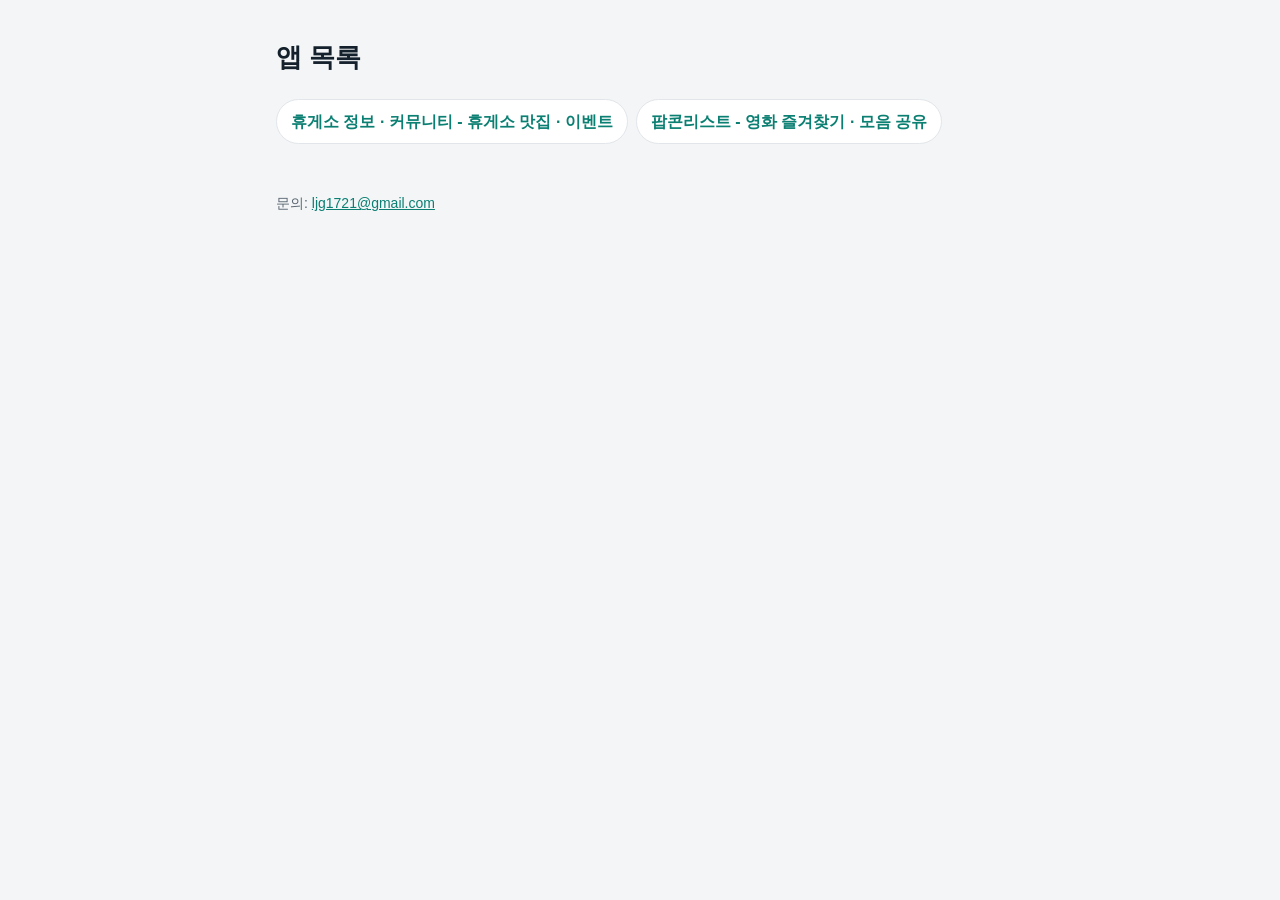
<file: index.html>
<!doctype html>
<html lang="ko">
<head>
<meta charset="utf-8">
<meta name="viewport" content="width=device-width, initial-scale=1">
<title>LJG1721 앱</title>
<link rel="stylesheet" href="restareafood/style.css">
</head>
<body>
<div class="wrap">
  <header>
    <h1>앱 목록</h1>
  </header>
  <nav class="links">
    <a href="restareafood/">휴게소 정보 · 커뮤니티 - 휴게소 맛집 · 이벤트</a>
    <a href="popcornlist/">팝콘리스트 - 영화 즐겨찾기 · 모음 공유</a>
  </nav>
  <footer>문의: <a href="mailto:ljg1721@gmail.com">ljg1721@gmail.com</a></footer>
</div>
</body>
</html>
</file>
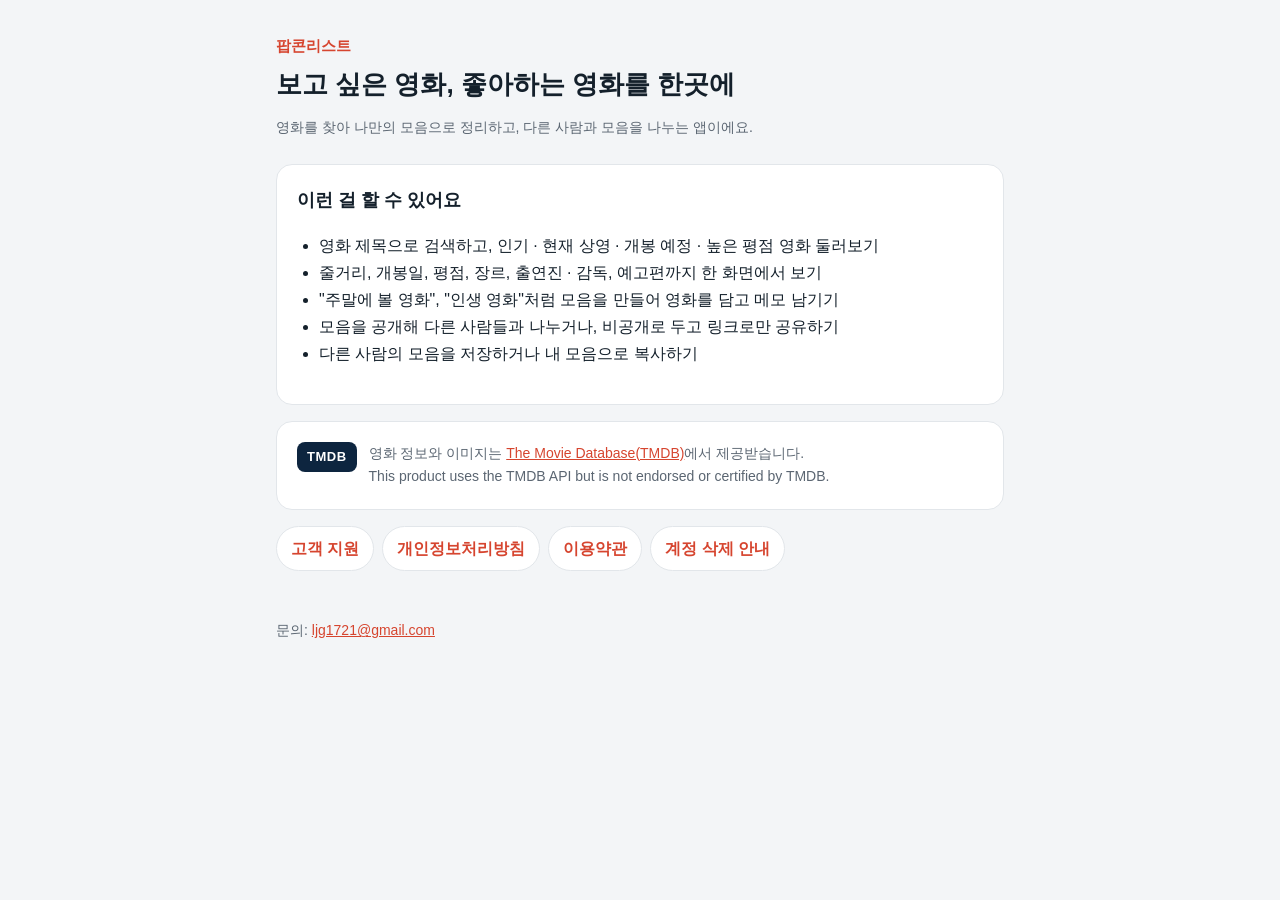
<file: popcornlist/index.html>
<!doctype html>
<html lang="ko">
<head>
<meta charset="utf-8">
<meta name="viewport" content="width=device-width, initial-scale=1">
<title>팝콘리스트 - 영화 즐겨찾기 · 모음 공유</title>
<meta name="description" content="보고 싶은 영화, 좋아하는 영화를 모음으로 정리하고 친구와 나누는 앱, 팝콘리스트">
<link rel="stylesheet" href="style.css">
</head>
<body>
<div class="wrap">
  <header>
    <a class="brand" href="./">팝콘리스트</a>
    <h1>보고 싶은 영화, 좋아하는 영화를 한곳에</h1>
    <p class="muted">영화를 찾아 나만의 모음으로 정리하고, 다른 사람과 모음을 나누는 앱이에요.</p>
  </header>

  <div class="card">
    <h2 style="margin-top:0">이런 걸 할 수 있어요</h2>
    <ul>
      <li>영화 제목으로 검색하고, 인기 · 현재 상영 · 개봉 예정 · 높은 평점 영화 둘러보기</li>
      <li>줄거리, 개봉일, 평점, 장르, 출연진 · 감독, 예고편까지 한 화면에서 보기</li>
      <li>"주말에 볼 영화", "인생 영화"처럼 모음을 만들어 영화를 담고 메모 남기기</li>
      <li>모음을 공개해 다른 사람들과 나누거나, 비공개로 두고 링크로만 공유하기</li>
      <li>다른 사람의 모음을 저장하거나 내 모음으로 복사하기</li>
    </ul>
  </div>

  <div class="card credit">
    <span class="badge">TMDB</span>
    <p class="muted" style="margin:0">영화 정보와 이미지는 <a href="https://www.themoviedb.org/">The Movie Database(TMDB)</a>에서 제공받습니다.<br>
    This product uses the TMDB API but is not endorsed or certified by TMDB.</p>
  </div>

  <nav class="links">
    <a href="support.html">고객 지원</a>
    <a href="privacy.html">개인정보처리방침</a>
    <a href="terms.html">이용약관</a>
    <a href="delete-account.html">계정 삭제 안내</a>
  </nav>

  <footer>
    문의: <a href="mailto:ljg1721@gmail.com">ljg1721@gmail.com</a>
  </footer>
</div>
</body>
</html>
</file>
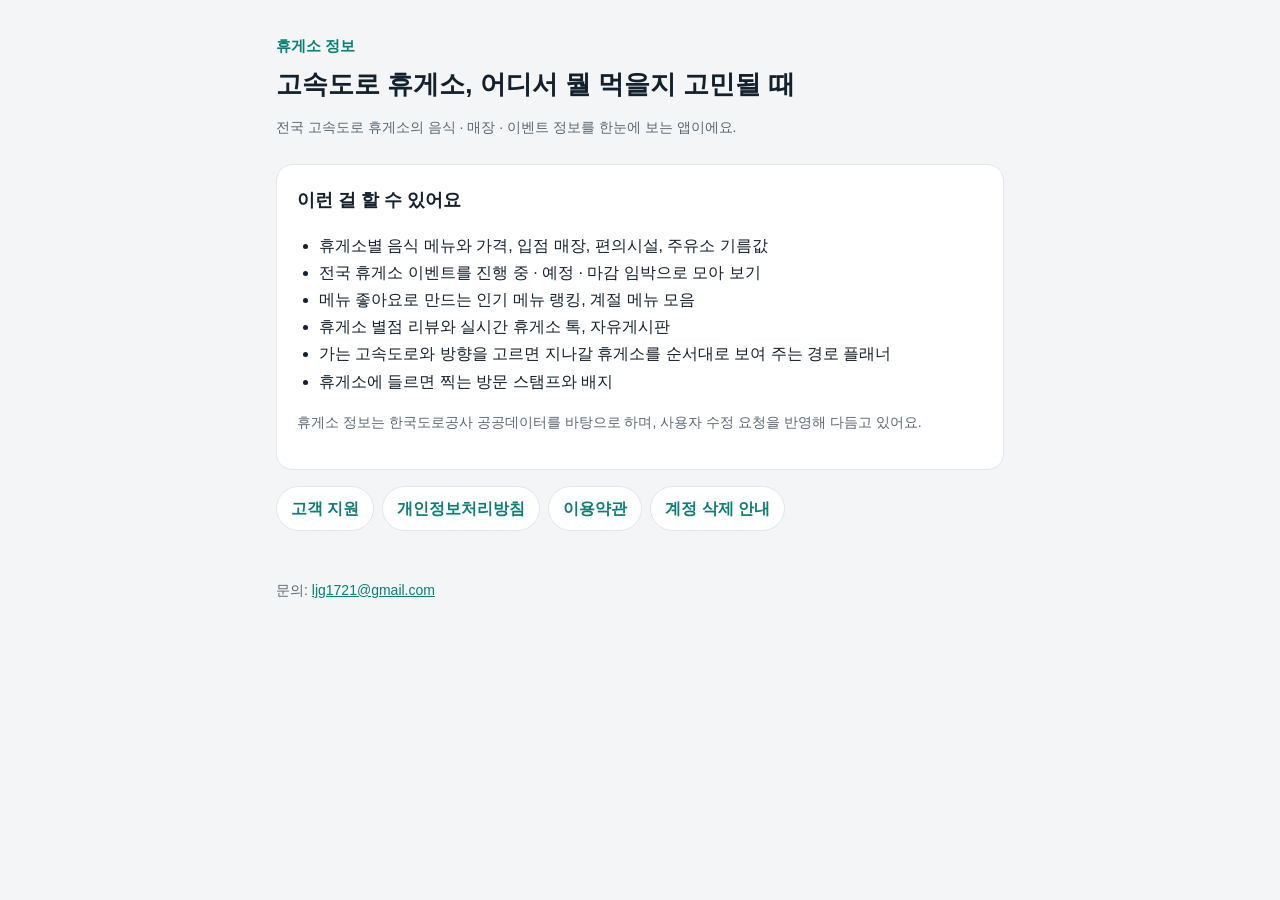
<file: restareafood/index.html>
<!doctype html>
<html lang="ko">
<head>
<meta charset="utf-8">
<meta name="viewport" content="width=device-width, initial-scale=1">
<title>휴게소 정보 · 커뮤니티 - 휴게소 맛집 · 이벤트</title>
<meta name="description" content="전국 고속도로 휴게소의 음식 · 매장 · 이벤트 정보를 한눈에 보는 앱, 휴게소 정보">
<link rel="stylesheet" href="style.css">
</head>
<body>
<div class="wrap">
  <header>
    <a class="brand" href="./">휴게소 정보</a>
    <h1>고속도로 휴게소, 어디서 뭘 먹을지 고민될 때</h1>
    <p class="muted">전국 고속도로 휴게소의 음식 · 매장 · 이벤트 정보를 한눈에 보는 앱이에요.</p>
  </header>

  <div class="card">
    <h2 style="margin-top:0">이런 걸 할 수 있어요</h2>
    <ul>
      <li>휴게소별 음식 메뉴와 가격, 입점 매장, 편의시설, 주유소 기름값</li>
      <li>전국 휴게소 이벤트를 진행 중 · 예정 · 마감 임박으로 모아 보기</li>
      <li>메뉴 좋아요로 만드는 인기 메뉴 랭킹, 계절 메뉴 모음</li>
      <li>휴게소 별점 리뷰와 실시간 휴게소 톡, 자유게시판</li>
      <li>가는 고속도로와 방향을 고르면 지나갈 휴게소를 순서대로 보여 주는 경로 플래너</li>
      <li>휴게소에 들르면 찍는 방문 스탬프와 배지</li>
    </ul>
    <p class="muted">휴게소 정보는 한국도로공사 공공데이터를 바탕으로 하며, 사용자 수정 요청을 반영해 다듬고 있어요.</p>
  </div>

  <nav class="links">
    <a href="support.html">고객 지원</a>
    <a href="privacy.html">개인정보처리방침</a>
    <a href="terms.html">이용약관</a>
    <a href="delete-account.html">계정 삭제 안내</a>
  </nav>

  <footer>
    문의: <a href="mailto:ljg1721@gmail.com">ljg1721@gmail.com</a>
  </footer>
</div>
</body>
</html>
</file>
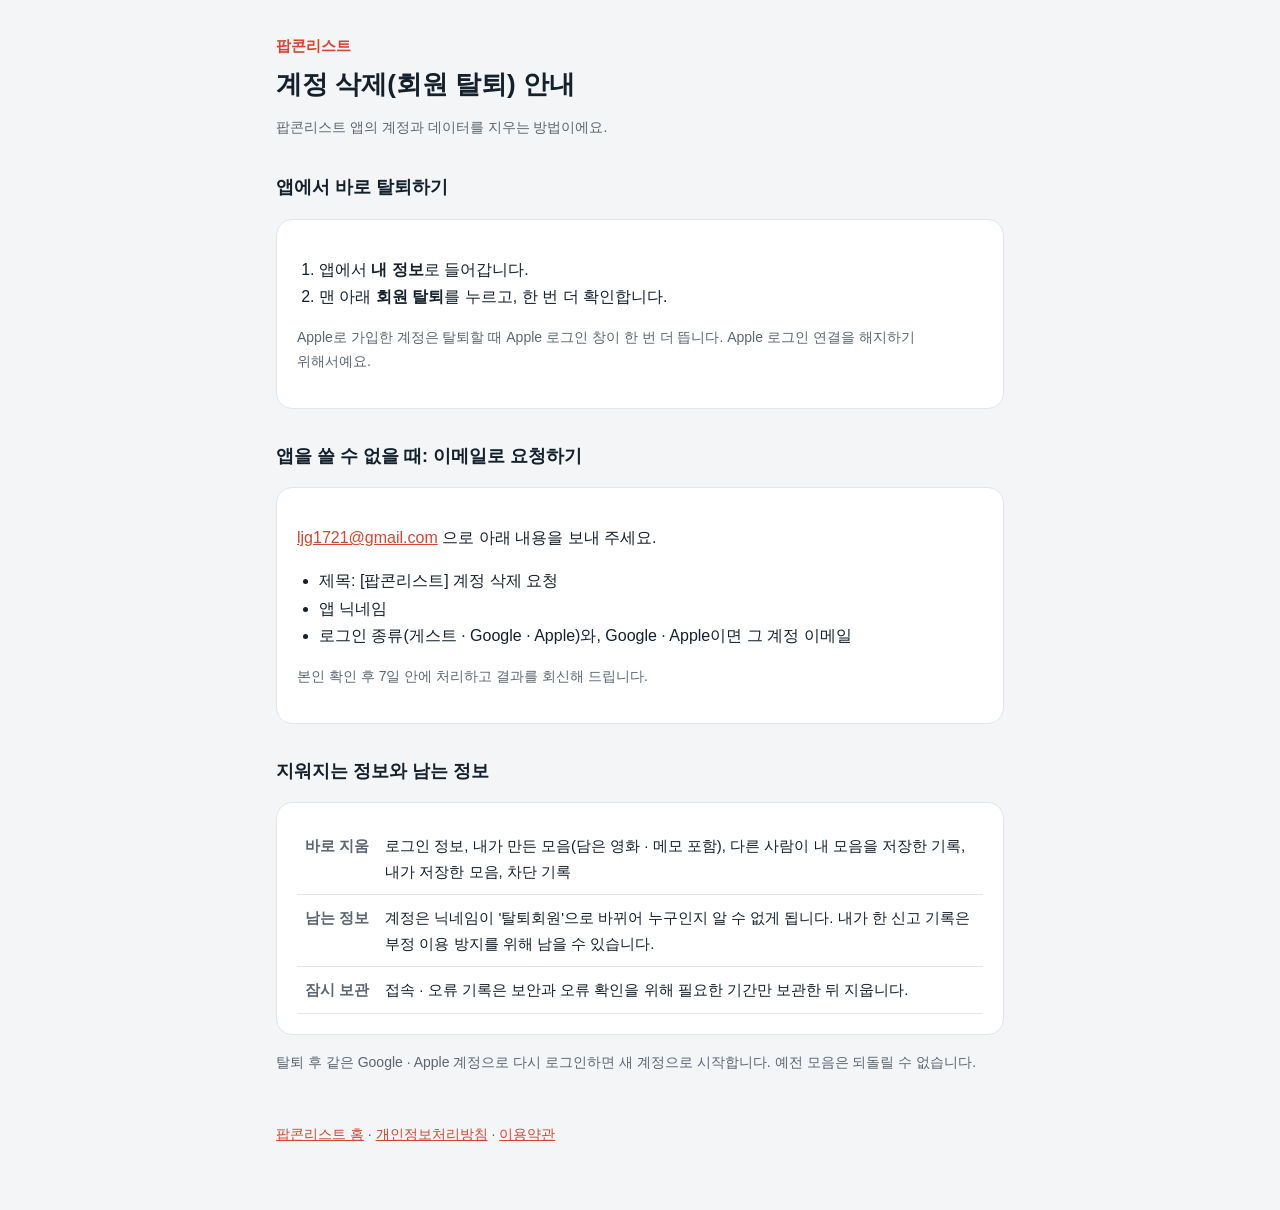
<file: popcornlist/delete-account.html>
<!doctype html>
<html lang="ko">
<head>
<meta charset="utf-8">
<meta name="viewport" content="width=device-width, initial-scale=1">
<title>계정 삭제 안내 - 팝콘리스트</title>
<link rel="stylesheet" href="style.css">
</head>
<body>
<div class="wrap">
  <header>
    <a class="brand" href="./">팝콘리스트</a>
    <h1>계정 삭제(회원 탈퇴) 안내</h1>
    <p class="muted">팝콘리스트 앱의 계정과 데이터를 지우는 방법이에요.</p>
  </header>

  <h2>앱에서 바로 탈퇴하기</h2>
  <div class="card">
    <ol>
      <li>앱에서 <strong>내 정보</strong>로 들어갑니다.</li>
      <li>맨 아래 <strong>회원 탈퇴</strong>를 누르고, 한 번 더 확인합니다.</li>
    </ol>
    <p class="muted">Apple로 가입한 계정은 탈퇴할 때 Apple 로그인 창이 한 번 더 뜹니다. Apple 로그인 연결을 해지하기 위해서예요.</p>
  </div>

  <h2>앱을 쓸 수 없을 때: 이메일로 요청하기</h2>
  <div class="card">
    <p><a href="mailto:ljg1721@gmail.com?subject=%5B%ED%8C%9D%EC%BD%98%EB%A6%AC%EC%8A%A4%ED%8A%B8%5D%20%EA%B3%84%EC%A0%95%20%EC%82%AD%EC%A0%9C%20%EC%9A%94%EC%B2%AD">ljg1721@gmail.com</a> 으로 아래 내용을 보내 주세요.</p>
    <ul>
      <li>제목: [팝콘리스트] 계정 삭제 요청</li>
      <li>앱 닉네임</li>
      <li>로그인 종류(게스트 · Google · Apple)와, Google · Apple이면 그 계정 이메일</li>
    </ul>
    <p class="muted">본인 확인 후 7일 안에 처리하고 결과를 회신해 드립니다.</p>
  </div>

  <h2>지워지는 정보와 남는 정보</h2>
  <div class="card">
    <table>
      <tr><th>바로 지움</th><td>로그인 정보, 내가 만든 모음(담은 영화 · 메모 포함), 다른 사람이 내 모음을 저장한 기록, 내가 저장한 모음, 차단 기록</td></tr>
      <tr><th>남는 정보</th><td>계정은 닉네임이 '탈퇴회원'으로 바뀌어 누구인지 알 수 없게 됩니다. 내가 한 신고 기록은 부정 이용 방지를 위해 남을 수 있습니다.</td></tr>
      <tr><th>잠시 보관</th><td>접속 · 오류 기록은 보안과 오류 확인을 위해 필요한 기간만 보관한 뒤 지웁니다.</td></tr>
    </table>
  </div>
  <p class="muted">탈퇴 후 같은 Google · Apple 계정으로 다시 로그인하면 새 계정으로 시작합니다. 예전 모음은 되돌릴 수 없습니다.</p>

  <footer><a href="./">팝콘리스트 홈</a> · <a href="privacy.html">개인정보처리방침</a> · <a href="terms.html">이용약관</a></footer>
</div>
</body>
</html>
</file>
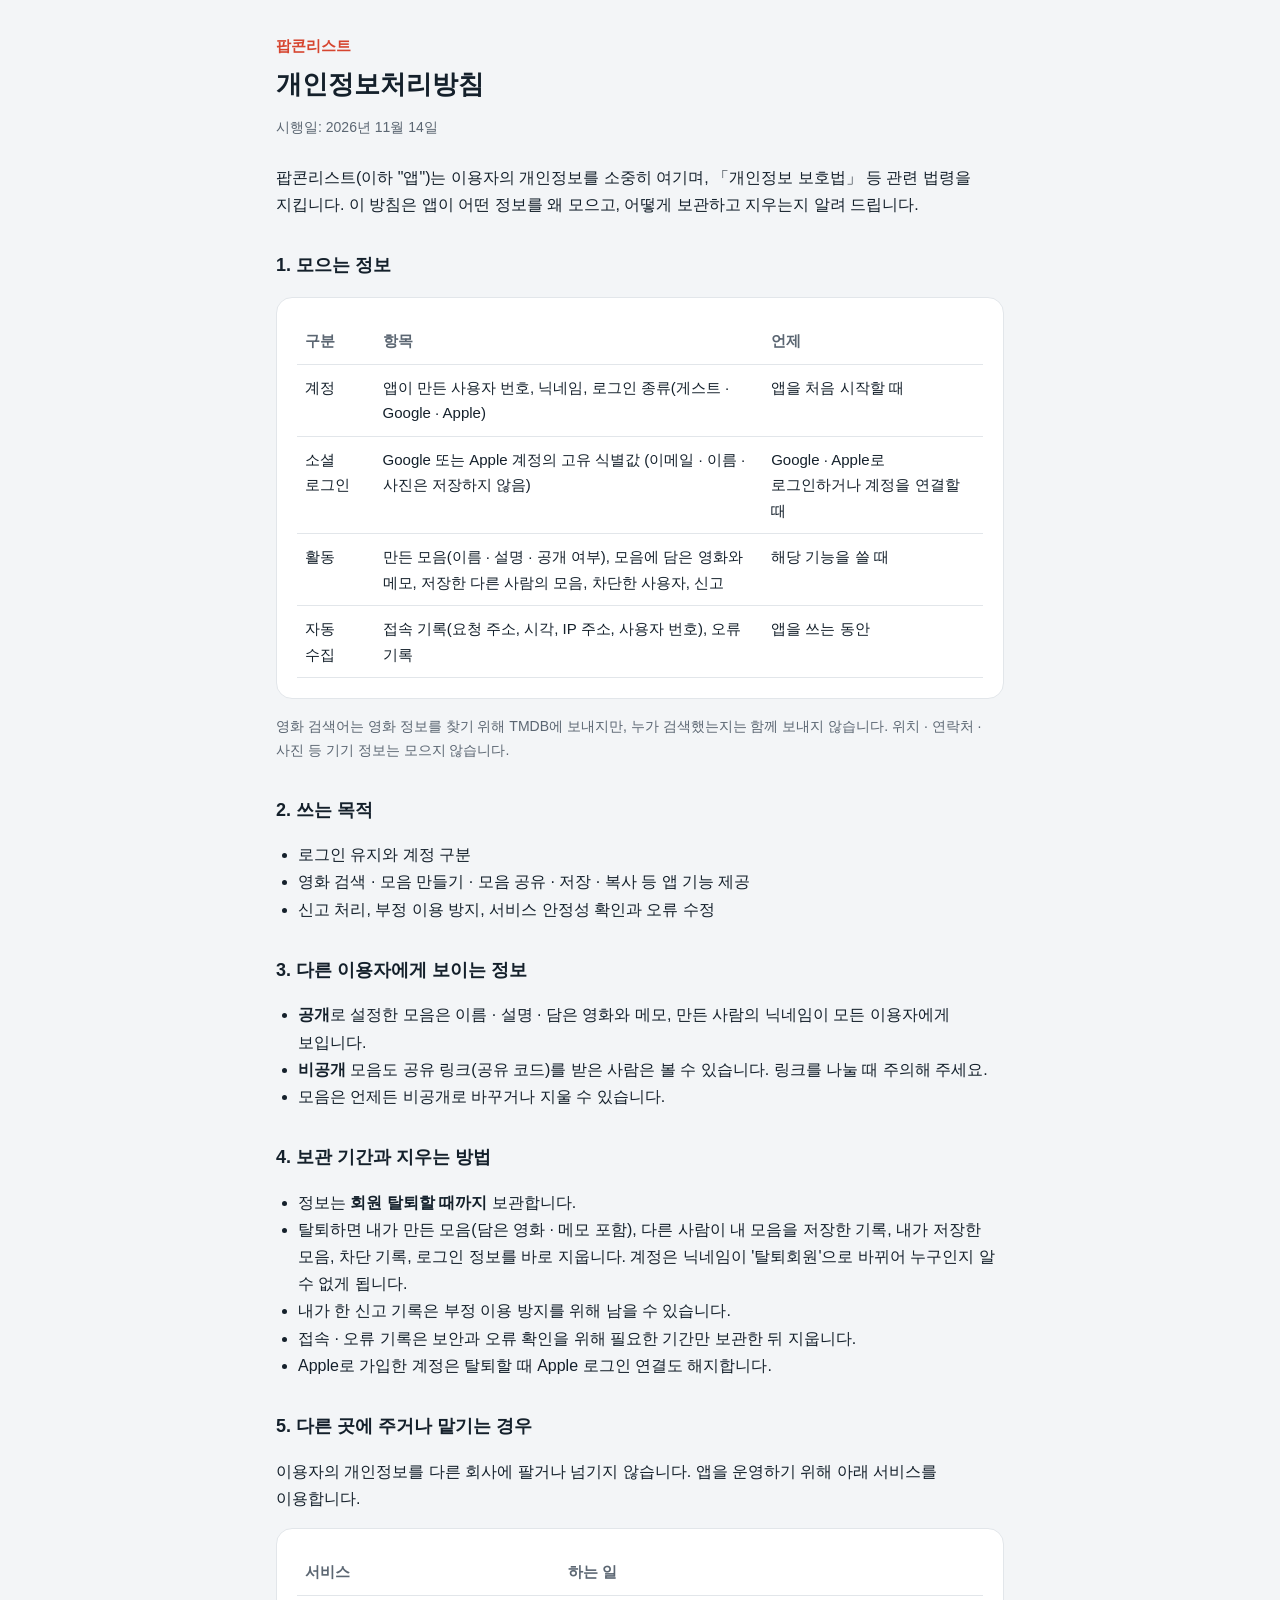
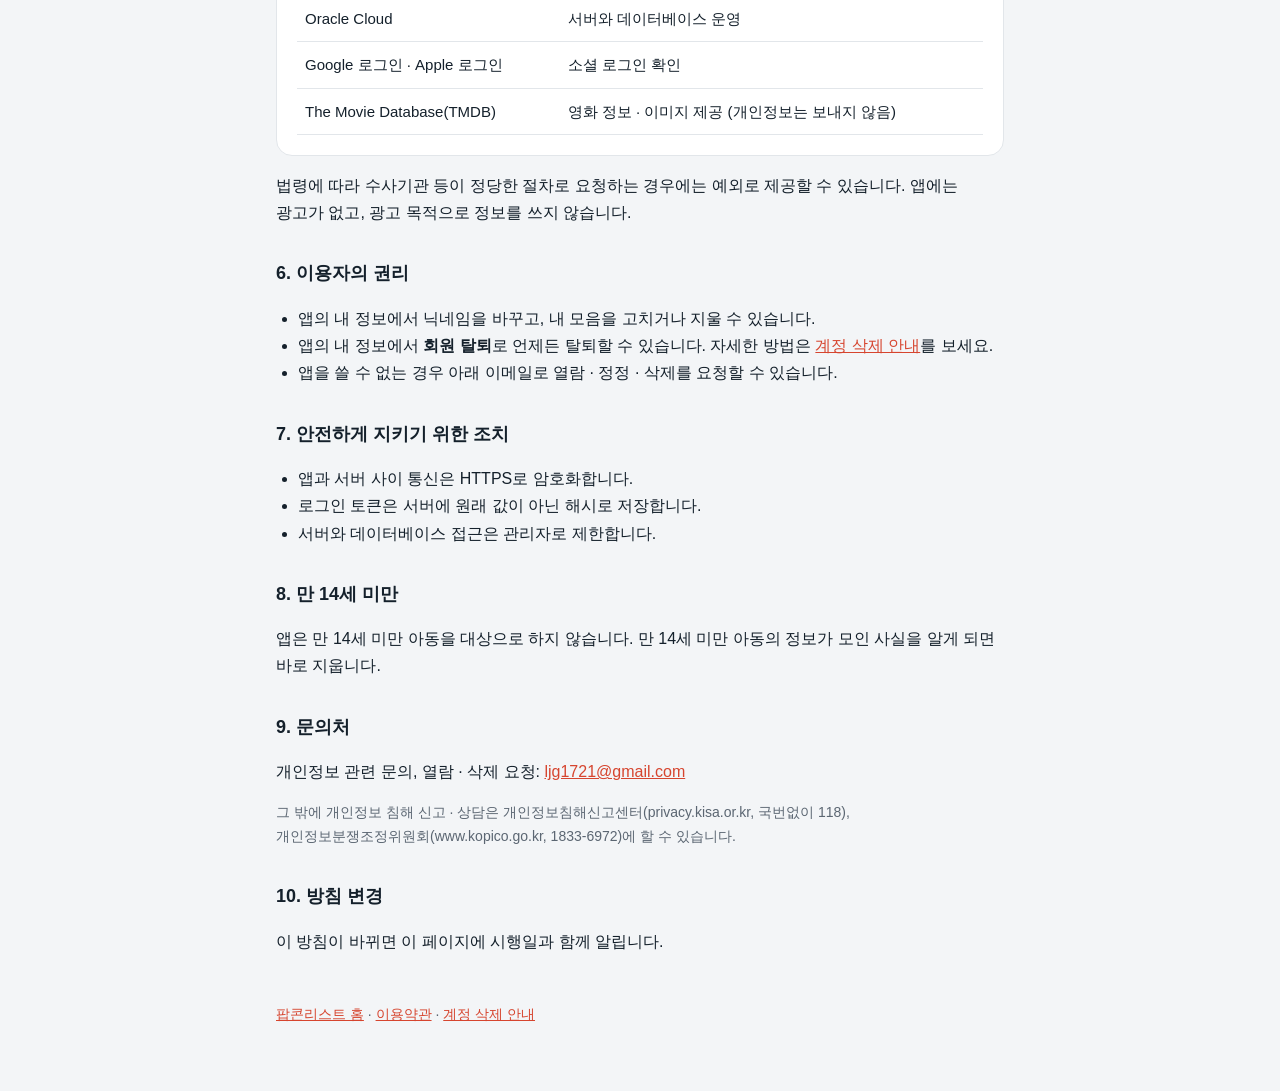
<file: popcornlist/privacy.html>
<!doctype html>
<html lang="ko">
<head>
<meta charset="utf-8">
<meta name="viewport" content="width=device-width, initial-scale=1">
<title>개인정보처리방침 - 팝콘리스트</title>
<link rel="stylesheet" href="style.css">
</head>
<body>
<div class="wrap">
  <header>
    <a class="brand" href="./">팝콘리스트</a>
    <h1>개인정보처리방침</h1>
    <p class="muted">시행일: 2026년 11월 14일</p>
  </header>

  <p>팝콘리스트(이하 "앱")는 이용자의 개인정보를 소중히 여기며, 「개인정보 보호법」 등 관련 법령을 지킵니다. 이 방침은 앱이 어떤 정보를 왜 모으고, 어떻게 보관하고 지우는지 알려 드립니다.</p>

  <h2>1. 모으는 정보</h2>
  <div class="card">
    <table>
      <tr><th>구분</th><th>항목</th><th>언제</th></tr>
      <tr><td>계정</td><td>앱이 만든 사용자 번호, 닉네임, 로그인 종류(게스트 · Google · Apple)</td><td>앱을 처음 시작할 때</td></tr>
      <tr><td>소셜 로그인</td><td>Google 또는 Apple 계정의 고유 식별값 (이메일 · 이름 · 사진은 저장하지 않음)</td><td>Google · Apple로 로그인하거나 계정을 연결할 때</td></tr>
      <tr><td>활동</td><td>만든 모음(이름 · 설명 · 공개 여부), 모음에 담은 영화와 메모, 저장한 다른 사람의 모음, 차단한 사용자, 신고</td><td>해당 기능을 쓸 때</td></tr>
      <tr><td>자동 수집</td><td>접속 기록(요청 주소, 시각, IP 주소, 사용자 번호), 오류 기록</td><td>앱을 쓰는 동안</td></tr>
    </table>
  </div>
  <p class="muted">영화 검색어는 영화 정보를 찾기 위해 TMDB에 보내지만, 누가 검색했는지는 함께 보내지 않습니다. 위치 · 연락처 · 사진 등 기기 정보는 모으지 않습니다.</p>

  <h2>2. 쓰는 목적</h2>
  <ul>
    <li>로그인 유지와 계정 구분</li>
    <li>영화 검색 · 모음 만들기 · 모음 공유 · 저장 · 복사 등 앱 기능 제공</li>
    <li>신고 처리, 부정 이용 방지, 서비스 안정성 확인과 오류 수정</li>
  </ul>

  <h2>3. 다른 이용자에게 보이는 정보</h2>
  <ul>
    <li><strong>공개</strong>로 설정한 모음은 이름 · 설명 · 담은 영화와 메모, 만든 사람의 닉네임이 모든 이용자에게 보입니다.</li>
    <li><strong>비공개</strong> 모음도 공유 링크(공유 코드)를 받은 사람은 볼 수 있습니다. 링크를 나눌 때 주의해 주세요.</li>
    <li>모음은 언제든 비공개로 바꾸거나 지울 수 있습니다.</li>
  </ul>

  <h2>4. 보관 기간과 지우는 방법</h2>
  <ul>
    <li>정보는 <strong>회원 탈퇴할 때까지</strong> 보관합니다.</li>
    <li>탈퇴하면 내가 만든 모음(담은 영화 · 메모 포함), 다른 사람이 내 모음을 저장한 기록, 내가 저장한 모음, 차단 기록, 로그인 정보를 바로 지웁니다. 계정은 닉네임이 '탈퇴회원'으로 바뀌어 누구인지 알 수 없게 됩니다.</li>
    <li>내가 한 신고 기록은 부정 이용 방지를 위해 남을 수 있습니다.</li>
    <li>접속 · 오류 기록은 보안과 오류 확인을 위해 필요한 기간만 보관한 뒤 지웁니다.</li>
    <li>Apple로 가입한 계정은 탈퇴할 때 Apple 로그인 연결도 해지합니다.</li>
  </ul>

  <h2>5. 다른 곳에 주거나 맡기는 경우</h2>
  <p>이용자의 개인정보를 다른 회사에 팔거나 넘기지 않습니다. 앱을 운영하기 위해 아래 서비스를 이용합니다.</p>
  <div class="card">
    <table>
      <tr><th>서비스</th><th>하는 일</th></tr>
      <tr><td>Oracle Cloud</td><td>서버와 데이터베이스 운영</td></tr>
      <tr><td>Google 로그인 · Apple 로그인</td><td>소셜 로그인 확인</td></tr>
      <tr><td>The Movie Database(TMDB)</td><td>영화 정보 · 이미지 제공 (개인정보는 보내지 않음)</td></tr>
    </table>
  </div>
  <p>법령에 따라 수사기관 등이 정당한 절차로 요청하는 경우에는 예외로 제공할 수 있습니다. 앱에는 광고가 없고, 광고 목적으로 정보를 쓰지 않습니다.</p>

  <h2>6. 이용자의 권리</h2>
  <ul>
    <li>앱의 내 정보에서 닉네임을 바꾸고, 내 모음을 고치거나 지울 수 있습니다.</li>
    <li>앱의 내 정보에서 <strong>회원 탈퇴</strong>로 언제든 탈퇴할 수 있습니다. 자세한 방법은 <a href="delete-account.html">계정 삭제 안내</a>를 보세요.</li>
    <li>앱을 쓸 수 없는 경우 아래 이메일로 열람 · 정정 · 삭제를 요청할 수 있습니다.</li>
  </ul>

  <h2>7. 안전하게 지키기 위한 조치</h2>
  <ul>
    <li>앱과 서버 사이 통신은 HTTPS로 암호화합니다.</li>
    <li>로그인 토큰은 서버에 원래 값이 아닌 해시로 저장합니다.</li>
    <li>서버와 데이터베이스 접근은 관리자로 제한합니다.</li>
  </ul>

  <h2>8. 만 14세 미만</h2>
  <p>앱은 만 14세 미만 아동을 대상으로 하지 않습니다. 만 14세 미만 아동의 정보가 모인 사실을 알게 되면 바로 지웁니다.</p>

  <h2>9. 문의처</h2>
  <p>개인정보 관련 문의, 열람 · 삭제 요청: <a href="mailto:ljg1721@gmail.com">ljg1721@gmail.com</a></p>
  <p class="muted">그 밖에 개인정보 침해 신고 · 상담은 개인정보침해신고센터(privacy.kisa.or.kr, 국번없이 118), 개인정보분쟁조정위원회(www.kopico.go.kr, 1833-6972)에 할 수 있습니다.</p>

  <h2>10. 방침 변경</h2>
  <p>이 방침이 바뀌면 이 페이지에 시행일과 함께 알립니다.</p>

  <footer><a href="./">팝콘리스트 홈</a> · <a href="terms.html">이용약관</a> · <a href="delete-account.html">계정 삭제 안내</a></footer>
</div>
</body>
</html>
</file>
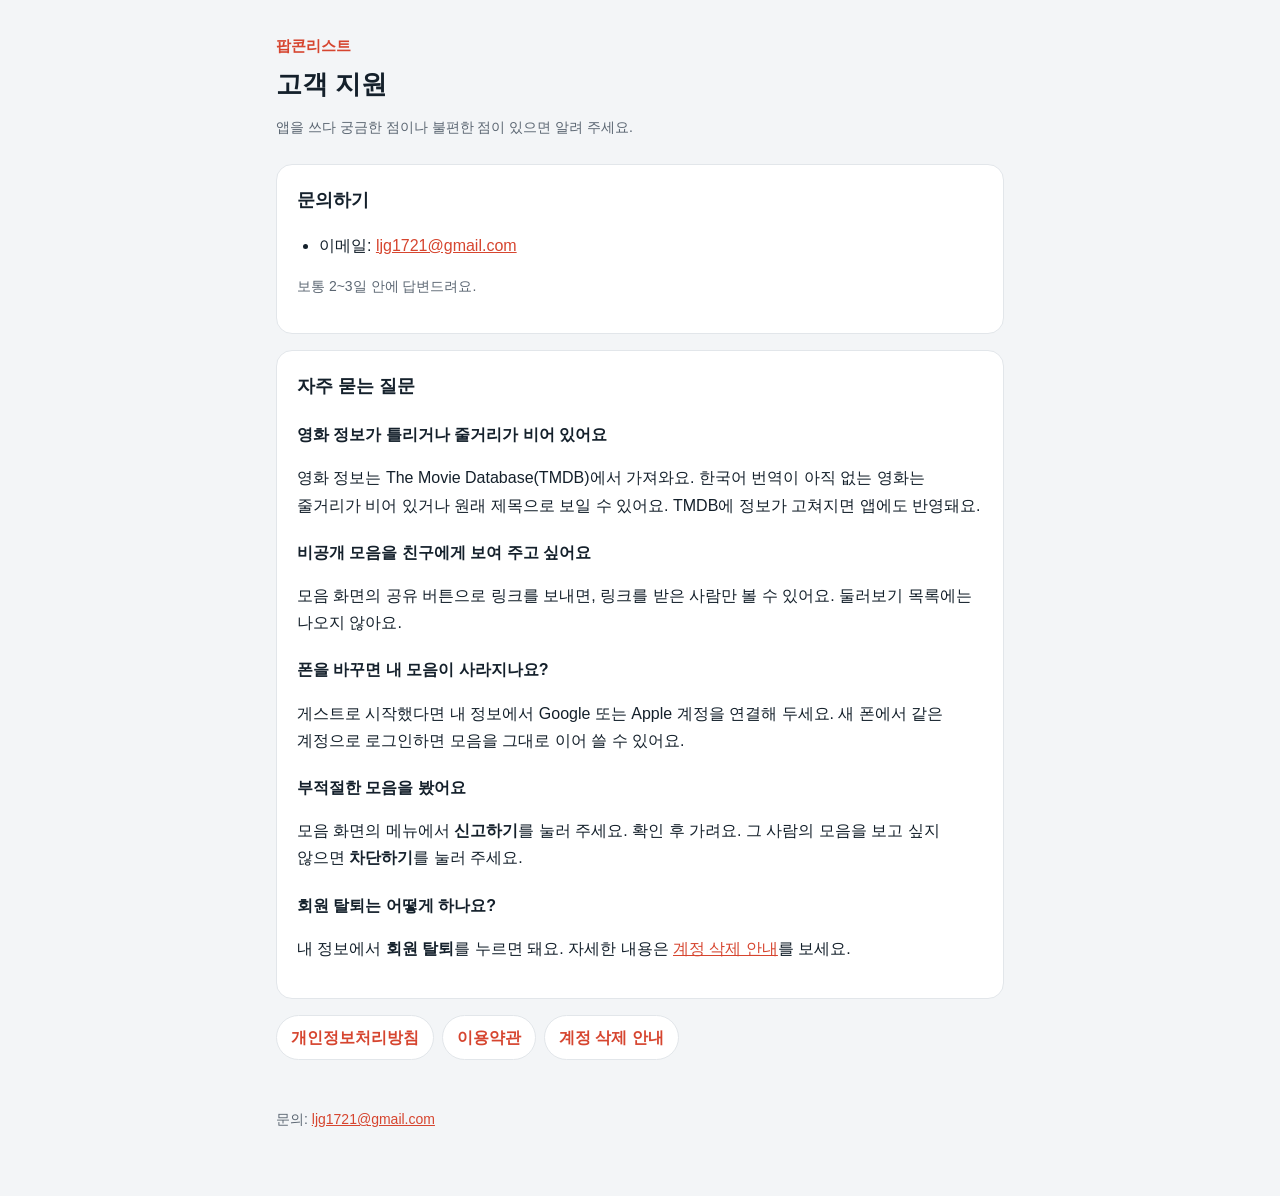
<file: popcornlist/support.html>
<!doctype html>
<html lang="ko">
<head>
<meta charset="utf-8">
<meta name="viewport" content="width=device-width, initial-scale=1">
<title>고객 지원 - 팝콘리스트</title>
<meta name="description" content="팝콘리스트 앱 고객 지원 · 자주 묻는 질문 · 문의하기">
<link rel="stylesheet" href="style.css">
</head>
<body>
<div class="wrap">
  <header>
    <a class="brand" href="./">팝콘리스트</a>
    <h1>고객 지원</h1>
    <p class="muted">앱을 쓰다 궁금한 점이나 불편한 점이 있으면 알려 주세요.</p>
  </header>

  <div class="card">
    <h2 style="margin-top:0">문의하기</h2>
    <ul>
      <li>이메일: <a href="mailto:ljg1721@gmail.com?subject=%5B%ED%8C%9D%EC%BD%98%EB%A6%AC%EC%8A%A4%ED%8A%B8%5D%20%EB%AC%B8%EC%9D%98">ljg1721@gmail.com</a></li>
    </ul>
    <p class="muted">보통 2~3일 안에 답변드려요.</p>
  </div>

  <div class="card">
    <h2 style="margin-top:0">자주 묻는 질문</h2>

    <h3>영화 정보가 틀리거나 줄거리가 비어 있어요</h3>
    <p>영화 정보는 The Movie Database(TMDB)에서 가져와요. 한국어 번역이 아직 없는 영화는 줄거리가 비어 있거나 원래 제목으로 보일 수 있어요. TMDB에 정보가 고쳐지면 앱에도 반영돼요.</p>

    <h3>비공개 모음을 친구에게 보여 주고 싶어요</h3>
    <p>모음 화면의 공유 버튼으로 링크를 보내면, 링크를 받은 사람만 볼 수 있어요. 둘러보기 목록에는 나오지 않아요.</p>

    <h3>폰을 바꾸면 내 모음이 사라지나요?</h3>
    <p>게스트로 시작했다면 내 정보에서 Google 또는 Apple 계정을 연결해 두세요. 새 폰에서 같은 계정으로 로그인하면 모음을 그대로 이어 쓸 수 있어요.</p>

    <h3>부적절한 모음을 봤어요</h3>
    <p>모음 화면의 메뉴에서 <b>신고하기</b>를 눌러 주세요. 확인 후 가려요. 그 사람의 모음을 보고 싶지 않으면 <b>차단하기</b>를 눌러 주세요.</p>

    <h3>회원 탈퇴는 어떻게 하나요?</h3>
    <p>내 정보에서 <b>회원 탈퇴</b>를 누르면 돼요. 자세한 내용은 <a href="delete-account.html">계정 삭제 안내</a>를 보세요.</p>
  </div>

  <nav class="links">
    <a href="privacy.html">개인정보처리방침</a>
    <a href="terms.html">이용약관</a>
    <a href="delete-account.html">계정 삭제 안내</a>
  </nav>

  <footer>
    문의: <a href="mailto:ljg1721@gmail.com">ljg1721@gmail.com</a>
  </footer>
</div>
</body>
</html>
</file>
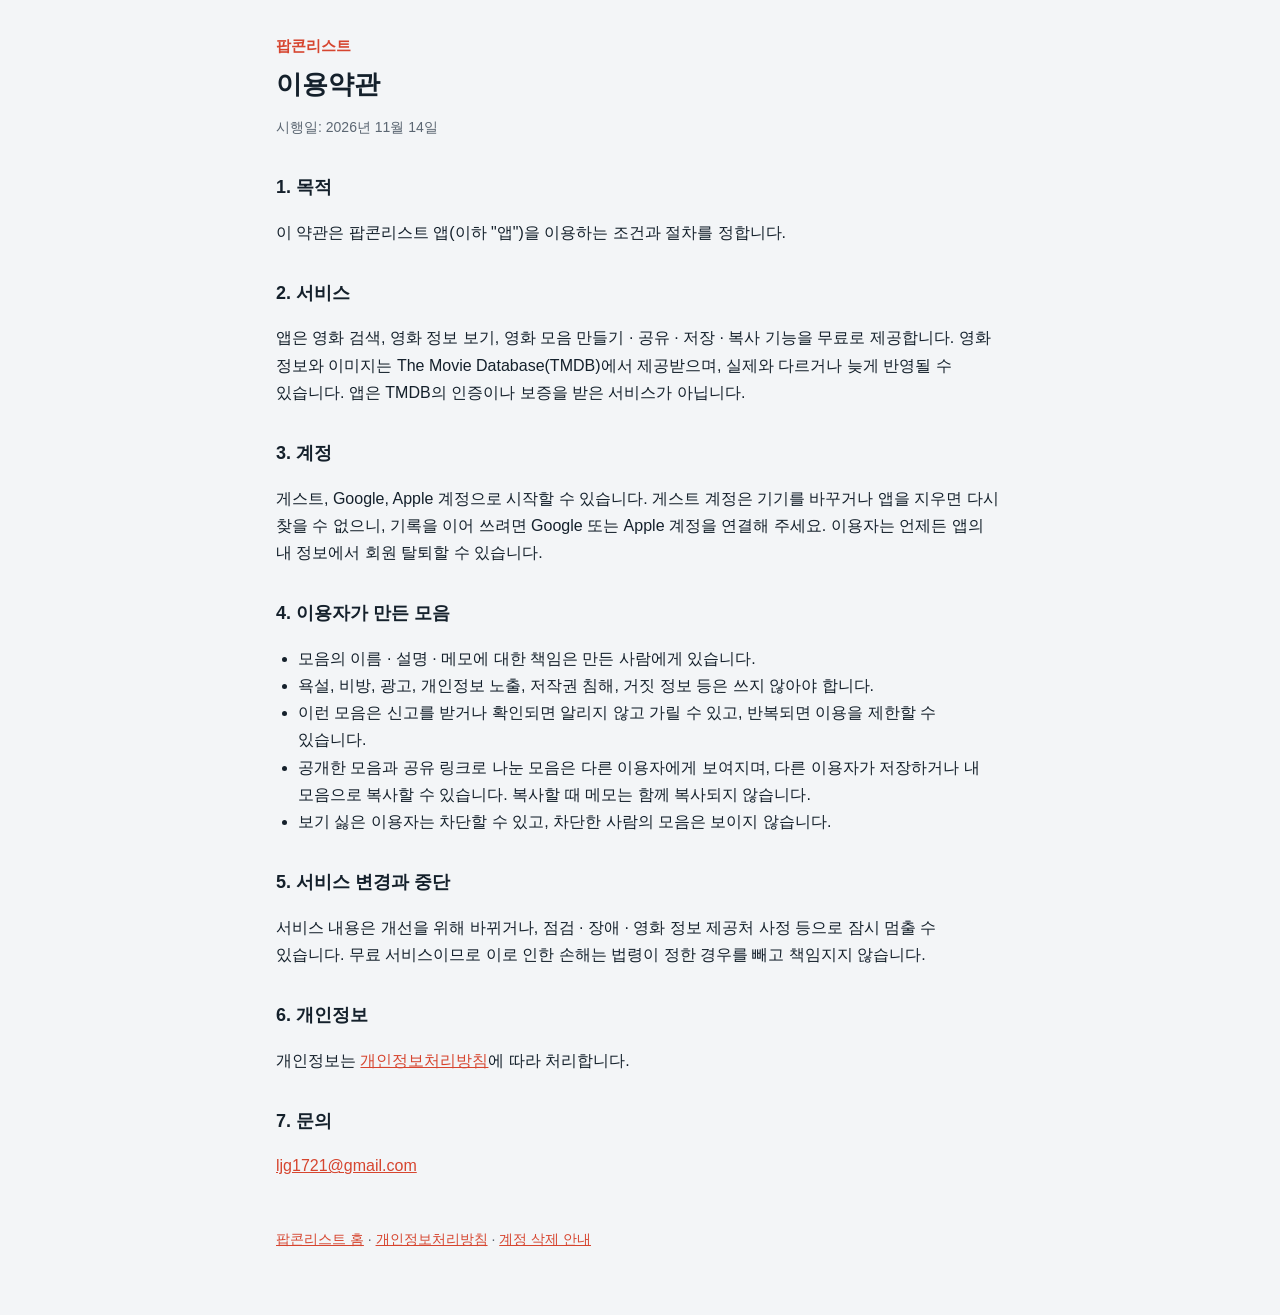
<file: popcornlist/terms.html>
<!doctype html>
<html lang="ko">
<head>
<meta charset="utf-8">
<meta name="viewport" content="width=device-width, initial-scale=1">
<title>이용약관 - 팝콘리스트</title>
<link rel="stylesheet" href="style.css">
</head>
<body>
<div class="wrap">
  <header>
    <a class="brand" href="./">팝콘리스트</a>
    <h1>이용약관</h1>
    <p class="muted">시행일: 2026년 11월 14일</p>
  </header>

  <h2>1. 목적</h2>
  <p>이 약관은 팝콘리스트 앱(이하 "앱")을 이용하는 조건과 절차를 정합니다.</p>

  <h2>2. 서비스</h2>
  <p>앱은 영화 검색, 영화 정보 보기, 영화 모음 만들기 · 공유 · 저장 · 복사 기능을 무료로 제공합니다. 영화 정보와 이미지는 The Movie Database(TMDB)에서 제공받으며, 실제와 다르거나 늦게 반영될 수 있습니다. 앱은 TMDB의 인증이나 보증을 받은 서비스가 아닙니다.</p>

  <h2>3. 계정</h2>
  <p>게스트, Google, Apple 계정으로 시작할 수 있습니다. 게스트 계정은 기기를 바꾸거나 앱을 지우면 다시 찾을 수 없으니, 기록을 이어 쓰려면 Google 또는 Apple 계정을 연결해 주세요. 이용자는 언제든 앱의 내 정보에서 회원 탈퇴할 수 있습니다.</p>

  <h2>4. 이용자가 만든 모음</h2>
  <ul>
    <li>모음의 이름 · 설명 · 메모에 대한 책임은 만든 사람에게 있습니다.</li>
    <li>욕설, 비방, 광고, 개인정보 노출, 저작권 침해, 거짓 정보 등은 쓰지 않아야 합니다.</li>
    <li>이런 모음은 신고를 받거나 확인되면 알리지 않고 가릴 수 있고, 반복되면 이용을 제한할 수 있습니다.</li>
    <li>공개한 모음과 공유 링크로 나눈 모음은 다른 이용자에게 보여지며, 다른 이용자가 저장하거나 내 모음으로 복사할 수 있습니다. 복사할 때 메모는 함께 복사되지 않습니다.</li>
    <li>보기 싫은 이용자는 차단할 수 있고, 차단한 사람의 모음은 보이지 않습니다.</li>
  </ul>

  <h2>5. 서비스 변경과 중단</h2>
  <p>서비스 내용은 개선을 위해 바뀌거나, 점검 · 장애 · 영화 정보 제공처 사정 등으로 잠시 멈출 수 있습니다. 무료 서비스이므로 이로 인한 손해는 법령이 정한 경우를 빼고 책임지지 않습니다.</p>

  <h2>6. 개인정보</h2>
  <p>개인정보는 <a href="privacy.html">개인정보처리방침</a>에 따라 처리합니다.</p>

  <h2>7. 문의</h2>
  <p><a href="mailto:ljg1721@gmail.com">ljg1721@gmail.com</a></p>

  <footer><a href="./">팝콘리스트 홈</a> · <a href="privacy.html">개인정보처리방침</a> · <a href="delete-account.html">계정 삭제 안내</a></footer>
</div>
</body>
</html>
</file>
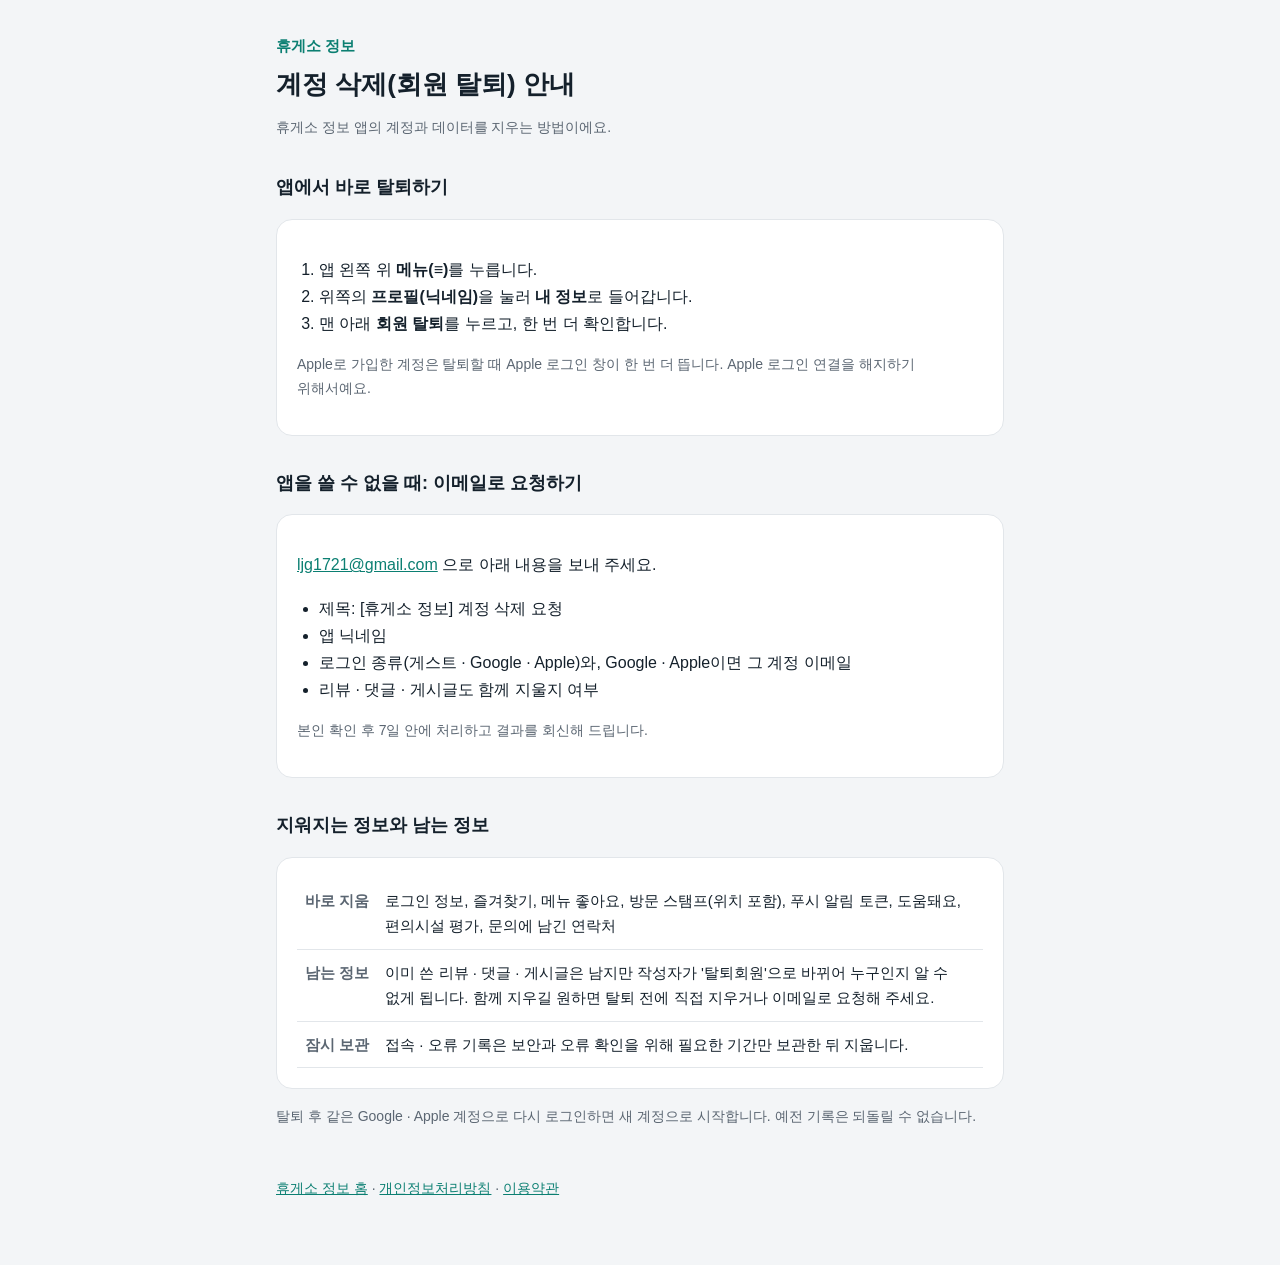
<file: restareafood/delete-account.html>
<!doctype html>
<html lang="ko">
<head>
<meta charset="utf-8">
<meta name="viewport" content="width=device-width, initial-scale=1">
<title>계정 삭제 안내 - 휴게소 정보</title>
<link rel="stylesheet" href="style.css">
</head>
<body>
<div class="wrap">
  <header>
    <a class="brand" href="./">휴게소 정보</a>
    <h1>계정 삭제(회원 탈퇴) 안내</h1>
    <p class="muted">휴게소 정보 앱의 계정과 데이터를 지우는 방법이에요.</p>
  </header>

  <h2>앱에서 바로 탈퇴하기</h2>
  <div class="card">
    <ol>
      <li>앱 왼쪽 위 <strong>메뉴(≡)</strong>를 누릅니다.</li>
      <li>위쪽의 <strong>프로필(닉네임)</strong>을 눌러 <strong>내 정보</strong>로 들어갑니다.</li>
      <li>맨 아래 <strong>회원 탈퇴</strong>를 누르고, 한 번 더 확인합니다.</li>
    </ol>
    <p class="muted">Apple로 가입한 계정은 탈퇴할 때 Apple 로그인 창이 한 번 더 뜹니다. Apple 로그인 연결을 해지하기 위해서예요.</p>
  </div>

  <h2>앱을 쓸 수 없을 때: 이메일로 요청하기</h2>
  <div class="card">
    <p><a href="mailto:ljg1721@gmail.com?subject=%5B%EB%A7%9B%EB%82%A8%EC%9D%98%EA%B4%91%EC%9E%A5%5D%20%EA%B3%84%EC%A0%95%20%EC%82%AD%EC%A0%9C%20%EC%9A%94%EC%B2%AD">ljg1721@gmail.com</a> 으로 아래 내용을 보내 주세요.</p>
    <ul>
      <li>제목: [휴게소 정보] 계정 삭제 요청</li>
      <li>앱 닉네임</li>
      <li>로그인 종류(게스트 · Google · Apple)와, Google · Apple이면 그 계정 이메일</li>
      <li>리뷰 · 댓글 · 게시글도 함께 지울지 여부</li>
    </ul>
    <p class="muted">본인 확인 후 7일 안에 처리하고 결과를 회신해 드립니다.</p>
  </div>

  <h2>지워지는 정보와 남는 정보</h2>
  <div class="card">
    <table>
      <tr><th>바로 지움</th><td>로그인 정보, 즐겨찾기, 메뉴 좋아요, 방문 스탬프(위치 포함), 푸시 알림 토큰, 도움돼요, 편의시설 평가, 문의에 남긴 연락처</td></tr>
      <tr><th>남는 정보</th><td>이미 쓴 리뷰 · 댓글 · 게시글은 남지만 작성자가 '탈퇴회원'으로 바뀌어 누구인지 알 수 없게 됩니다. 함께 지우길 원하면 탈퇴 전에 직접 지우거나 이메일로 요청해 주세요.</td></tr>
      <tr><th>잠시 보관</th><td>접속 · 오류 기록은 보안과 오류 확인을 위해 필요한 기간만 보관한 뒤 지웁니다.</td></tr>
    </table>
  </div>
  <p class="muted">탈퇴 후 같은 Google · Apple 계정으로 다시 로그인하면 새 계정으로 시작합니다. 예전 기록은 되돌릴 수 없습니다.</p>

  <footer><a href="./">휴게소 정보 홈</a> · <a href="privacy.html">개인정보처리방침</a> · <a href="terms.html">이용약관</a></footer>
</div>
</body>
</html>
</file>
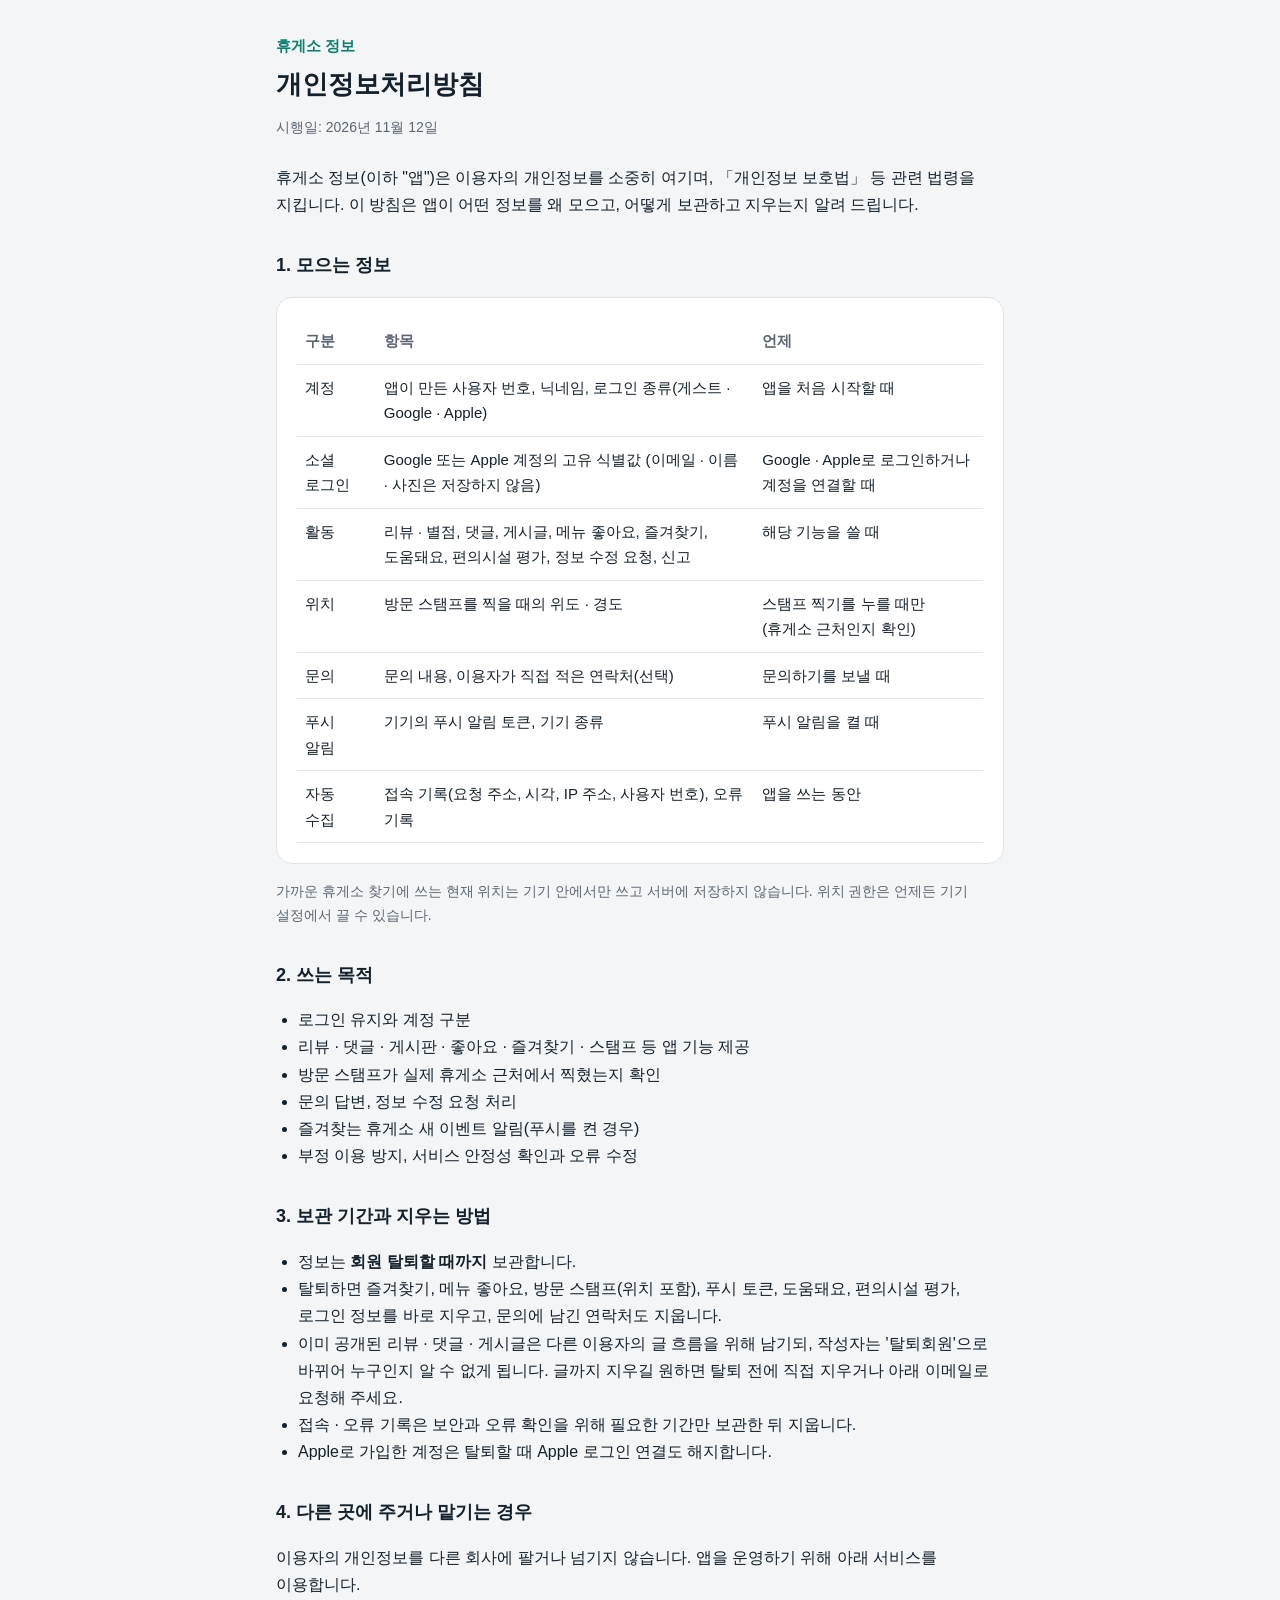
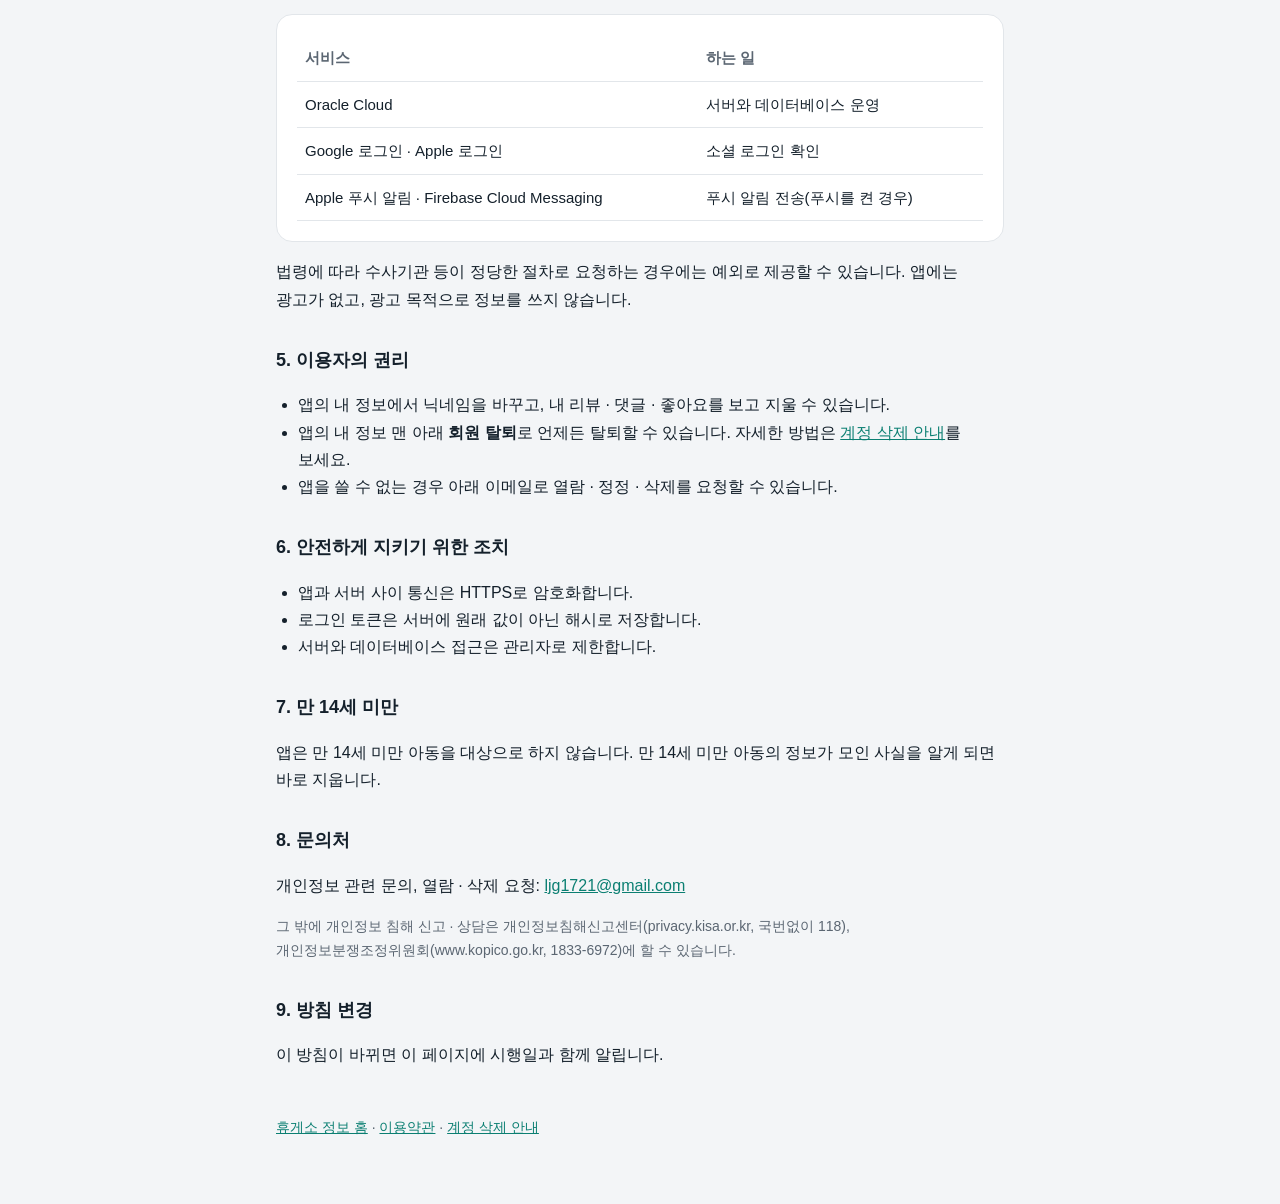
<file: restareafood/privacy.html>
<!doctype html>
<html lang="ko">
<head>
<meta charset="utf-8">
<meta name="viewport" content="width=device-width, initial-scale=1">
<title>개인정보처리방침 - 휴게소 정보</title>
<link rel="stylesheet" href="style.css">
</head>
<body>
<div class="wrap">
  <header>
    <a class="brand" href="./">휴게소 정보</a>
    <h1>개인정보처리방침</h1>
    <p class="muted">시행일: 2026년 11월 12일</p>
  </header>

  <p>휴게소 정보(이하 "앱")은 이용자의 개인정보를 소중히 여기며, 「개인정보 보호법」 등 관련 법령을 지킵니다. 이 방침은 앱이 어떤 정보를 왜 모으고, 어떻게 보관하고 지우는지 알려 드립니다.</p>

  <h2>1. 모으는 정보</h2>
  <div class="card">
    <table>
      <tr><th>구분</th><th>항목</th><th>언제</th></tr>
      <tr><td>계정</td><td>앱이 만든 사용자 번호, 닉네임, 로그인 종류(게스트 · Google · Apple)</td><td>앱을 처음 시작할 때</td></tr>
      <tr><td>소셜 로그인</td><td>Google 또는 Apple 계정의 고유 식별값 (이메일 · 이름 · 사진은 저장하지 않음)</td><td>Google · Apple로 로그인하거나 계정을 연결할 때</td></tr>
      <tr><td>활동</td><td>리뷰 · 별점, 댓글, 게시글, 메뉴 좋아요, 즐겨찾기, 도움돼요, 편의시설 평가, 정보 수정 요청, 신고</td><td>해당 기능을 쓸 때</td></tr>
      <tr><td>위치</td><td>방문 스탬프를 찍을 때의 위도 · 경도</td><td>스탬프 찍기를 누를 때만 (휴게소 근처인지 확인)</td></tr>
      <tr><td>문의</td><td>문의 내용, 이용자가 직접 적은 연락처(선택)</td><td>문의하기를 보낼 때</td></tr>
      <tr><td>푸시 알림</td><td>기기의 푸시 알림 토큰, 기기 종류</td><td>푸시 알림을 켤 때</td></tr>
      <tr><td>자동 수집</td><td>접속 기록(요청 주소, 시각, IP 주소, 사용자 번호), 오류 기록</td><td>앱을 쓰는 동안</td></tr>
    </table>
  </div>
  <p class="muted">가까운 휴게소 찾기에 쓰는 현재 위치는 기기 안에서만 쓰고 서버에 저장하지 않습니다. 위치 권한은 언제든 기기 설정에서 끌 수 있습니다.</p>

  <h2>2. 쓰는 목적</h2>
  <ul>
    <li>로그인 유지와 계정 구분</li>
    <li>리뷰 · 댓글 · 게시판 · 좋아요 · 즐겨찾기 · 스탬프 등 앱 기능 제공</li>
    <li>방문 스탬프가 실제 휴게소 근처에서 찍혔는지 확인</li>
    <li>문의 답변, 정보 수정 요청 처리</li>
    <li>즐겨찾는 휴게소 새 이벤트 알림(푸시를 켠 경우)</li>
    <li>부정 이용 방지, 서비스 안정성 확인과 오류 수정</li>
  </ul>

  <h2>3. 보관 기간과 지우는 방법</h2>
  <ul>
    <li>정보는 <strong>회원 탈퇴할 때까지</strong> 보관합니다.</li>
    <li>탈퇴하면 즐겨찾기, 메뉴 좋아요, 방문 스탬프(위치 포함), 푸시 토큰, 도움돼요, 편의시설 평가, 로그인 정보를 바로 지우고, 문의에 남긴 연락처도 지웁니다.</li>
    <li>이미 공개된 리뷰 · 댓글 · 게시글은 다른 이용자의 글 흐름을 위해 남기되, 작성자는 '탈퇴회원'으로 바뀌어 누구인지 알 수 없게 됩니다. 글까지 지우길 원하면 탈퇴 전에 직접 지우거나 아래 이메일로 요청해 주세요.</li>
    <li>접속 · 오류 기록은 보안과 오류 확인을 위해 필요한 기간만 보관한 뒤 지웁니다.</li>
    <li>Apple로 가입한 계정은 탈퇴할 때 Apple 로그인 연결도 해지합니다.</li>
  </ul>

  <h2>4. 다른 곳에 주거나 맡기는 경우</h2>
  <p>이용자의 개인정보를 다른 회사에 팔거나 넘기지 않습니다. 앱을 운영하기 위해 아래 서비스를 이용합니다.</p>
  <div class="card">
    <table>
      <tr><th>서비스</th><th>하는 일</th></tr>
      <tr><td>Oracle Cloud</td><td>서버와 데이터베이스 운영</td></tr>
      <tr><td>Google 로그인 · Apple 로그인</td><td>소셜 로그인 확인</td></tr>
      <tr><td>Apple 푸시 알림 · Firebase Cloud Messaging</td><td>푸시 알림 전송(푸시를 켠 경우)</td></tr>
    </table>
  </div>
  <p>법령에 따라 수사기관 등이 정당한 절차로 요청하는 경우에는 예외로 제공할 수 있습니다. 앱에는 광고가 없고, 광고 목적으로 정보를 쓰지 않습니다.</p>

  <h2>5. 이용자의 권리</h2>
  <ul>
    <li>앱의 내 정보에서 닉네임을 바꾸고, 내 리뷰 · 댓글 · 좋아요를 보고 지울 수 있습니다.</li>
    <li>앱의 내 정보 맨 아래 <strong>회원 탈퇴</strong>로 언제든 탈퇴할 수 있습니다. 자세한 방법은 <a href="delete-account.html">계정 삭제 안내</a>를 보세요.</li>
    <li>앱을 쓸 수 없는 경우 아래 이메일로 열람 · 정정 · 삭제를 요청할 수 있습니다.</li>
  </ul>

  <h2>6. 안전하게 지키기 위한 조치</h2>
  <ul>
    <li>앱과 서버 사이 통신은 HTTPS로 암호화합니다.</li>
    <li>로그인 토큰은 서버에 원래 값이 아닌 해시로 저장합니다.</li>
    <li>서버와 데이터베이스 접근은 관리자로 제한합니다.</li>
  </ul>

  <h2>7. 만 14세 미만</h2>
  <p>앱은 만 14세 미만 아동을 대상으로 하지 않습니다. 만 14세 미만 아동의 정보가 모인 사실을 알게 되면 바로 지웁니다.</p>

  <h2>8. 문의처</h2>
  <p>개인정보 관련 문의, 열람 · 삭제 요청: <a href="mailto:ljg1721@gmail.com">ljg1721@gmail.com</a></p>
  <p class="muted">그 밖에 개인정보 침해 신고 · 상담은 개인정보침해신고센터(privacy.kisa.or.kr, 국번없이 118), 개인정보분쟁조정위원회(www.kopico.go.kr, 1833-6972)에 할 수 있습니다.</p>

  <h2>9. 방침 변경</h2>
  <p>이 방침이 바뀌면 이 페이지에 시행일과 함께 알립니다.</p>

  <footer><a href="./">휴게소 정보 홈</a> · <a href="terms.html">이용약관</a> · <a href="delete-account.html">계정 삭제 안내</a></footer>
</div>
</body>
</html>
</file>
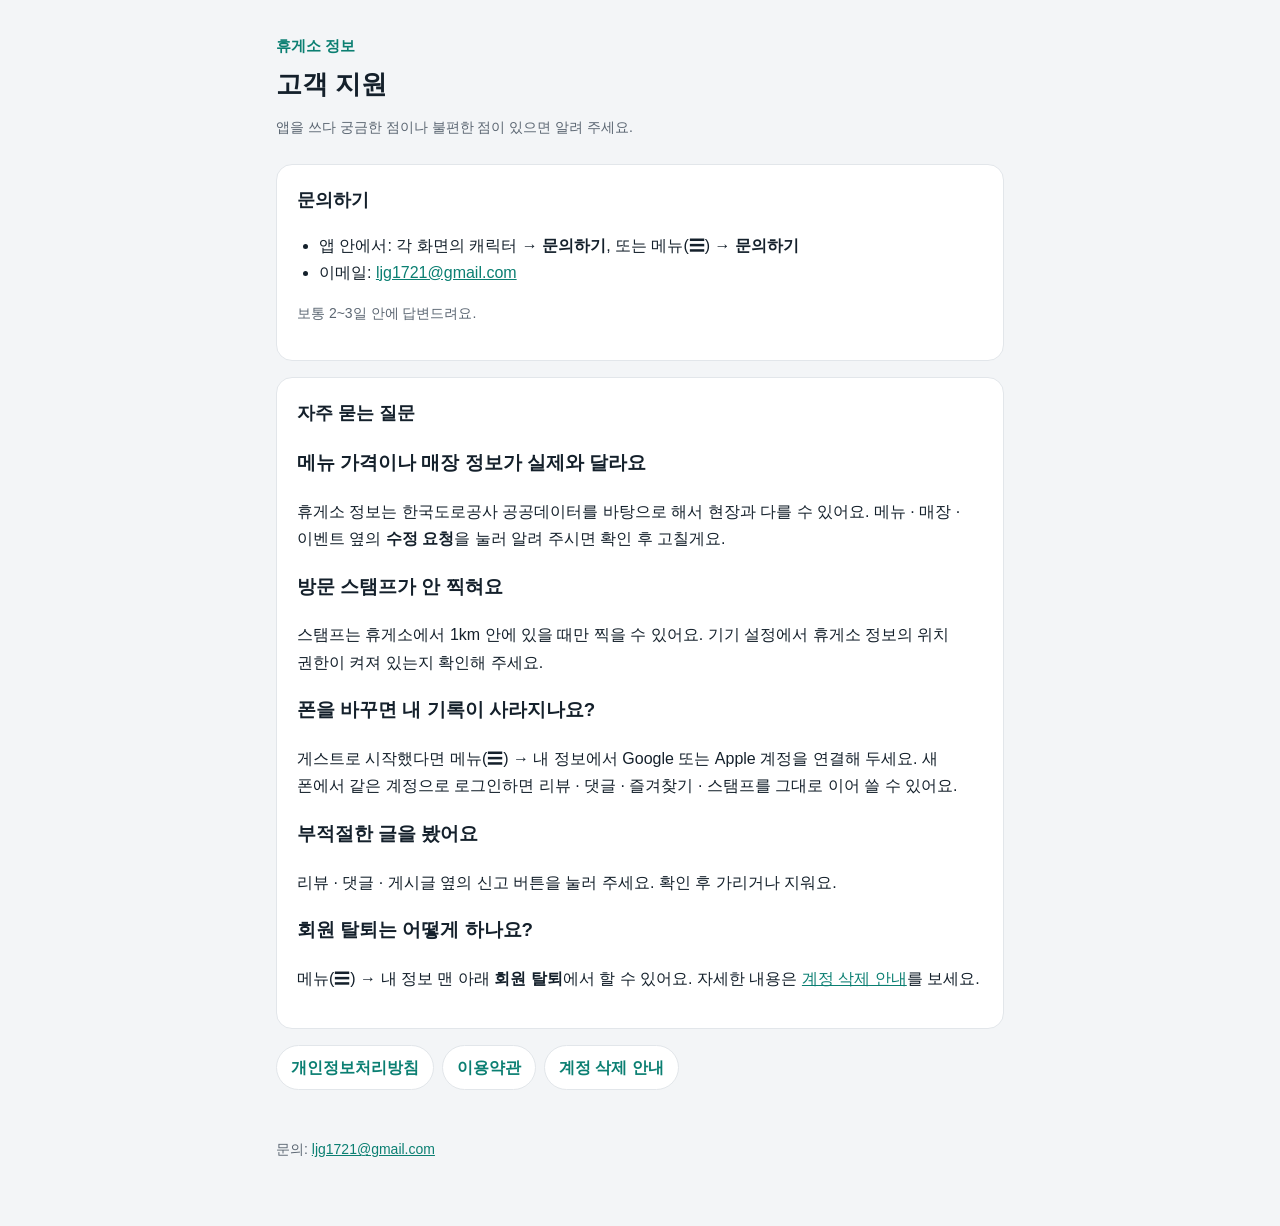
<file: restareafood/support.html>
<!doctype html>
<html lang="ko">
<head>
<meta charset="utf-8">
<meta name="viewport" content="width=device-width, initial-scale=1">
<title>고객 지원 - 휴게소 정보</title>
<meta name="description" content="휴게소 정보 앱 고객 지원 · 자주 묻는 질문 · 문의하기">
<link rel="stylesheet" href="style.css">
</head>
<body>
<div class="wrap">
  <header>
    <a class="brand" href="./">휴게소 정보</a>
    <h1>고객 지원</h1>
    <p class="muted">앱을 쓰다 궁금한 점이나 불편한 점이 있으면 알려 주세요.</p>
  </header>

  <div class="card">
    <h2 style="margin-top:0">문의하기</h2>
    <ul>
      <li>앱 안에서: 각 화면의 캐릭터 → <b>문의하기</b>, 또는 메뉴(☰) → <b>문의하기</b></li>
      <li>이메일: <a href="mailto:ljg1721@gmail.com">ljg1721@gmail.com</a></li>
    </ul>
    <p class="muted">보통 2~3일 안에 답변드려요.</p>
  </div>

  <div class="card">
    <h2 style="margin-top:0">자주 묻는 질문</h2>

    <h3>메뉴 가격이나 매장 정보가 실제와 달라요</h3>
    <p>휴게소 정보는 한국도로공사 공공데이터를 바탕으로 해서 현장과 다를 수 있어요. 메뉴 · 매장 · 이벤트 옆의 <b>수정 요청</b>을 눌러 알려 주시면 확인 후 고칠게요.</p>

    <h3>방문 스탬프가 안 찍혀요</h3>
    <p>스탬프는 휴게소에서 1km 안에 있을 때만 찍을 수 있어요. 기기 설정에서 휴게소 정보의 위치 권한이 켜져 있는지 확인해 주세요.</p>

    <h3>폰을 바꾸면 내 기록이 사라지나요?</h3>
    <p>게스트로 시작했다면 메뉴(☰) → 내 정보에서 Google 또는 Apple 계정을 연결해 두세요. 새 폰에서 같은 계정으로 로그인하면 리뷰 · 댓글 · 즐겨찾기 · 스탬프를 그대로 이어 쓸 수 있어요.</p>

    <h3>부적절한 글을 봤어요</h3>
    <p>리뷰 · 댓글 · 게시글 옆의 신고 버튼을 눌러 주세요. 확인 후 가리거나 지워요.</p>

    <h3>회원 탈퇴는 어떻게 하나요?</h3>
    <p>메뉴(☰) → 내 정보 맨 아래 <b>회원 탈퇴</b>에서 할 수 있어요. 자세한 내용은 <a href="delete-account.html">계정 삭제 안내</a>를 보세요.</p>
  </div>

  <nav class="links">
    <a href="privacy.html">개인정보처리방침</a>
    <a href="terms.html">이용약관</a>
    <a href="delete-account.html">계정 삭제 안내</a>
  </nav>

  <footer>
    문의: <a href="mailto:ljg1721@gmail.com">ljg1721@gmail.com</a>
  </footer>
</div>
</body>
</html>
</file>
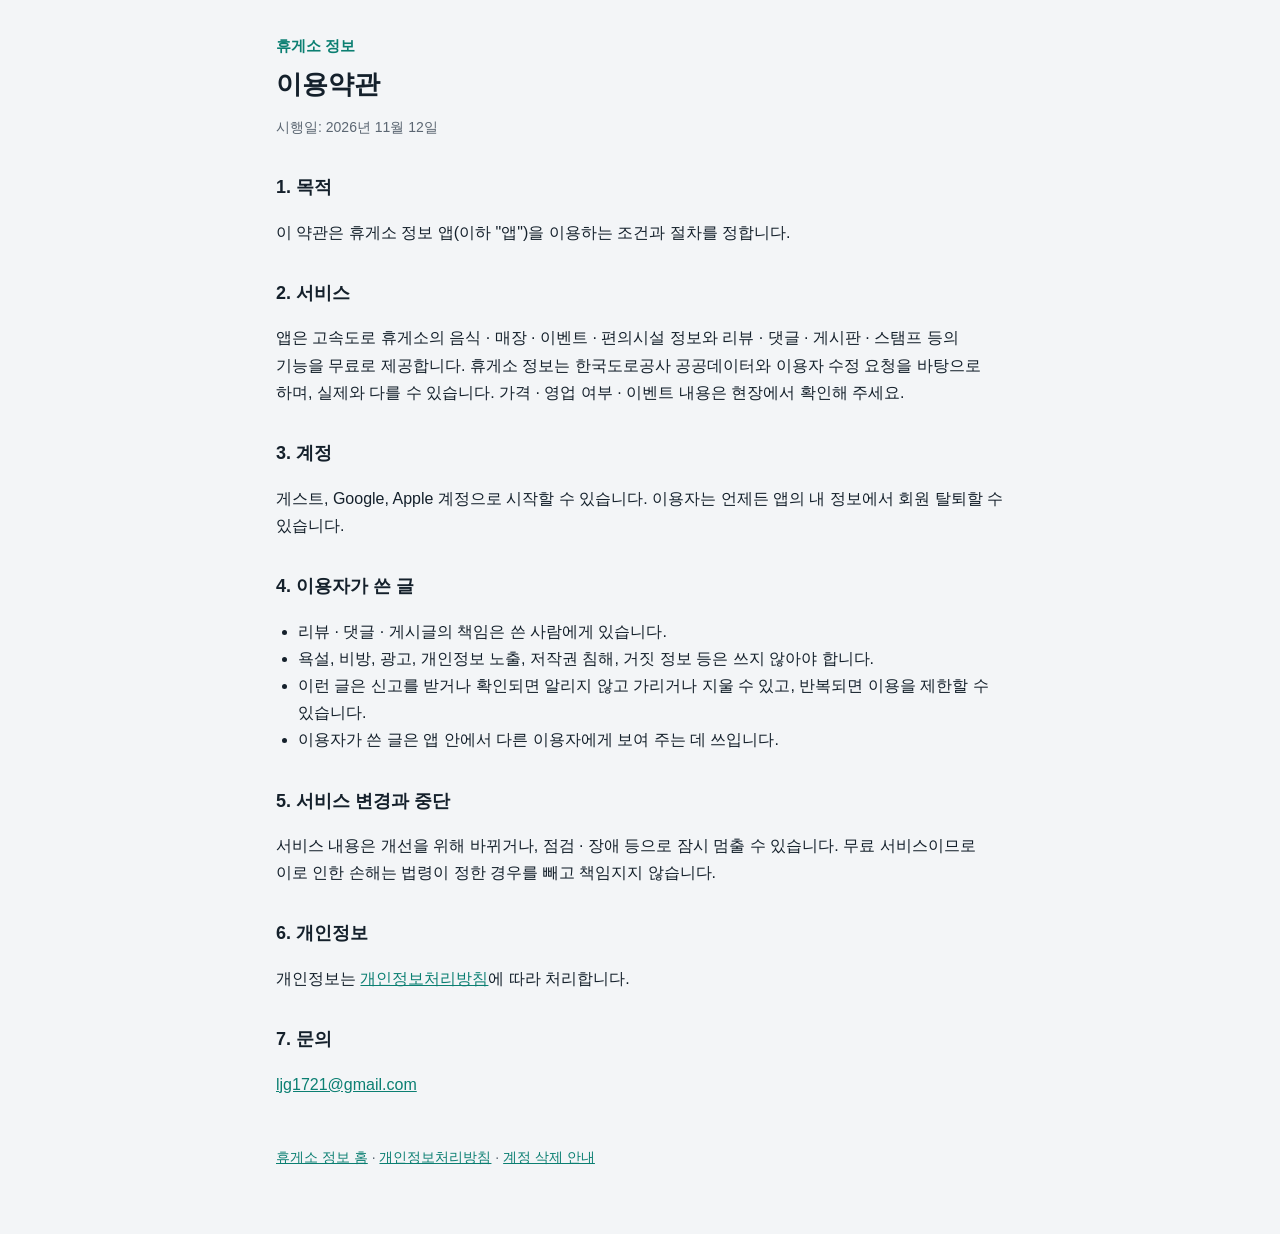
<file: restareafood/terms.html>
<!doctype html>
<html lang="ko">
<head>
<meta charset="utf-8">
<meta name="viewport" content="width=device-width, initial-scale=1">
<title>이용약관 - 휴게소 정보</title>
<link rel="stylesheet" href="style.css">
</head>
<body>
<div class="wrap">
  <header>
    <a class="brand" href="./">휴게소 정보</a>
    <h1>이용약관</h1>
    <p class="muted">시행일: 2026년 11월 12일</p>
  </header>

  <h2>1. 목적</h2>
  <p>이 약관은 휴게소 정보 앱(이하 "앱")을 이용하는 조건과 절차를 정합니다.</p>

  <h2>2. 서비스</h2>
  <p>앱은 고속도로 휴게소의 음식 · 매장 · 이벤트 · 편의시설 정보와 리뷰 · 댓글 · 게시판 · 스탬프 등의 기능을 무료로 제공합니다. 휴게소 정보는 한국도로공사 공공데이터와 이용자 수정 요청을 바탕으로 하며, 실제와 다를 수 있습니다. 가격 · 영업 여부 · 이벤트 내용은 현장에서 확인해 주세요.</p>

  <h2>3. 계정</h2>
  <p>게스트, Google, Apple 계정으로 시작할 수 있습니다. 이용자는 언제든 앱의 내 정보에서 회원 탈퇴할 수 있습니다.</p>

  <h2>4. 이용자가 쓴 글</h2>
  <ul>
    <li>리뷰 · 댓글 · 게시글의 책임은 쓴 사람에게 있습니다.</li>
    <li>욕설, 비방, 광고, 개인정보 노출, 저작권 침해, 거짓 정보 등은 쓰지 않아야 합니다.</li>
    <li>이런 글은 신고를 받거나 확인되면 알리지 않고 가리거나 지울 수 있고, 반복되면 이용을 제한할 수 있습니다.</li>
    <li>이용자가 쓴 글은 앱 안에서 다른 이용자에게 보여 주는 데 쓰입니다.</li>
  </ul>

  <h2>5. 서비스 변경과 중단</h2>
  <p>서비스 내용은 개선을 위해 바뀌거나, 점검 · 장애 등으로 잠시 멈출 수 있습니다. 무료 서비스이므로 이로 인한 손해는 법령이 정한 경우를 빼고 책임지지 않습니다.</p>

  <h2>6. 개인정보</h2>
  <p>개인정보는 <a href="privacy.html">개인정보처리방침</a>에 따라 처리합니다.</p>

  <h2>7. 문의</h2>
  <p><a href="mailto:ljg1721@gmail.com">ljg1721@gmail.com</a></p>

  <footer><a href="./">휴게소 정보 홈</a> · <a href="privacy.html">개인정보처리방침</a> · <a href="delete-account.html">계정 삭제 안내</a></footer>
</div>
</body>
</html>
</file>
<file: restareafood/style.css>
:root {
  --bg: #f3f5f7;
  --card: #ffffff;
  --ink: #14202b;
  --muted: #5b6672;
  --line: #e2e6ea;
  --accent: #0b7f72;
}
@media (prefers-color-scheme: dark) {
  :root {
    --bg: #101317;
    --card: #1b2026;
    --ink: #eef1f4;
    --muted: #a3acb6;
    --line: #2a3139;
    --accent: #2bb3a3;
  }
}
* { box-sizing: border-box; }
body {
  margin: 0;
  background: var(--bg);
  color: var(--ink);
  font-family: -apple-system, BlinkMacSystemFont, "Apple SD Gothic Neo", "Noto Sans KR", "Malgun Gothic", sans-serif;
  font-size: 16px;
  line-height: 1.7;
  word-break: keep-all;
}
.wrap { max-width: 760px; margin: 0 auto; padding: 32px 16px 64px; }
header { margin-bottom: 24px; }
.brand { color: var(--accent); font-weight: 700; text-decoration: none; font-size: 15px; }
h1 { font-size: 26px; line-height: 1.35; margin: 8px 0 4px; }
h2 { font-size: 18px; margin: 32px 0 8px; }
p, li { color: var(--ink); }
.muted { color: var(--muted); font-size: 14px; }
.card { background: var(--card); border: 1px solid var(--line); border-radius: 16px; padding: 20px; margin: 16px 0; }
table { width: 100%; border-collapse: collapse; font-size: 15px; }
th, td { text-align: left; vertical-align: top; padding: 10px 8px; border-bottom: 1px solid var(--line); }
th { color: var(--muted); font-weight: 600; white-space: nowrap; }
a { color: var(--accent); }
nav.links { display: flex; flex-wrap: wrap; gap: 8px; margin-top: 16px; }
nav.links a {
  display: inline-block; padding: 8px 14px; border-radius: 999px;
  background: var(--card); border: 1px solid var(--line); text-decoration: none; font-weight: 600;
}
ol, ul { padding-left: 22px; }
footer { margin-top: 48px; color: var(--muted); font-size: 14px; }
@media (max-width: 520px) {
  table, thead, tbody, tr, th, td { display: block; }
  th { border-bottom: none; padding-bottom: 0; }
}
</file>
<file: popcornlist/style.css>
:root {
  --bg: #f3f5f7;
  --card: #ffffff;
  --ink: #14202b;
  --muted: #5b6672;
  --line: #e2e6ea;
  --accent: #d6452f;
}
@media (prefers-color-scheme: dark) {
  :root {
    --bg: #101317;
    --card: #1b2026;
    --ink: #eef1f4;
    --muted: #a3acb6;
    --line: #2a3139;
    --accent: #ff7a5c;
  }
}
* { box-sizing: border-box; }
body {
  margin: 0;
  background: var(--bg);
  color: var(--ink);
  font-family: -apple-system, BlinkMacSystemFont, "Apple SD Gothic Neo", "Noto Sans KR", "Malgun Gothic", sans-serif;
  font-size: 16px;
  line-height: 1.7;
  word-break: keep-all;
}
.wrap { max-width: 760px; margin: 0 auto; padding: 32px 16px 64px; }
header { margin-bottom: 24px; }
.brand { color: var(--accent); font-weight: 700; text-decoration: none; font-size: 15px; }
h1 { font-size: 26px; line-height: 1.35; margin: 8px 0 4px; }
h2 { font-size: 18px; margin: 32px 0 8px; }
p, li { color: var(--ink); }
.muted { color: var(--muted); font-size: 14px; }
.card { background: var(--card); border: 1px solid var(--line); border-radius: 16px; padding: 20px; margin: 16px 0; }
table { width: 100%; border-collapse: collapse; font-size: 15px; }
th, td { text-align: left; vertical-align: top; padding: 10px 8px; border-bottom: 1px solid var(--line); }
th { color: var(--muted); font-weight: 600; white-space: nowrap; }
a { color: var(--accent); }
nav.links { display: flex; flex-wrap: wrap; gap: 8px; margin-top: 16px; }
nav.links a {
  display: inline-block; padding: 8px 14px; border-radius: 999px;
  background: var(--card); border: 1px solid var(--line); text-decoration: none; font-weight: 600;
}
ol, ul { padding-left: 22px; }
footer { margin-top: 48px; color: var(--muted); font-size: 14px; }
@media (max-width: 520px) {
  table, thead, tbody, tr, th, td { display: block; }
  th { border-bottom: none; padding-bottom: 0; }
  /* 폰에서는 칸이 세로로 쌓이니 머리줄(구분 · 항목 · 언제)은 숨기고, 줄마다 첫 칸을 제목처럼 보여 준다 */
  tr:has(> th:nth-child(2)) { display: none; }
  tr > td:first-child { font-weight: 700; padding-bottom: 0; border-bottom: none; }
  tr > th + td, tr > td + td { padding-top: 4px; }
  tr > td:last-child { color: var(--muted); font-size: 14px; }
}
h3 { font-size: 16px; margin: 20px 0 4px; }
.credit { display: flex; gap: 12px; align-items: flex-start; }
.credit .badge {
  flex: none; padding: 4px 10px; border-radius: 8px; font-weight: 700; font-size: 13px;
  color: #fff; background: #0d253f; letter-spacing: 0.5px;
}
</file>
